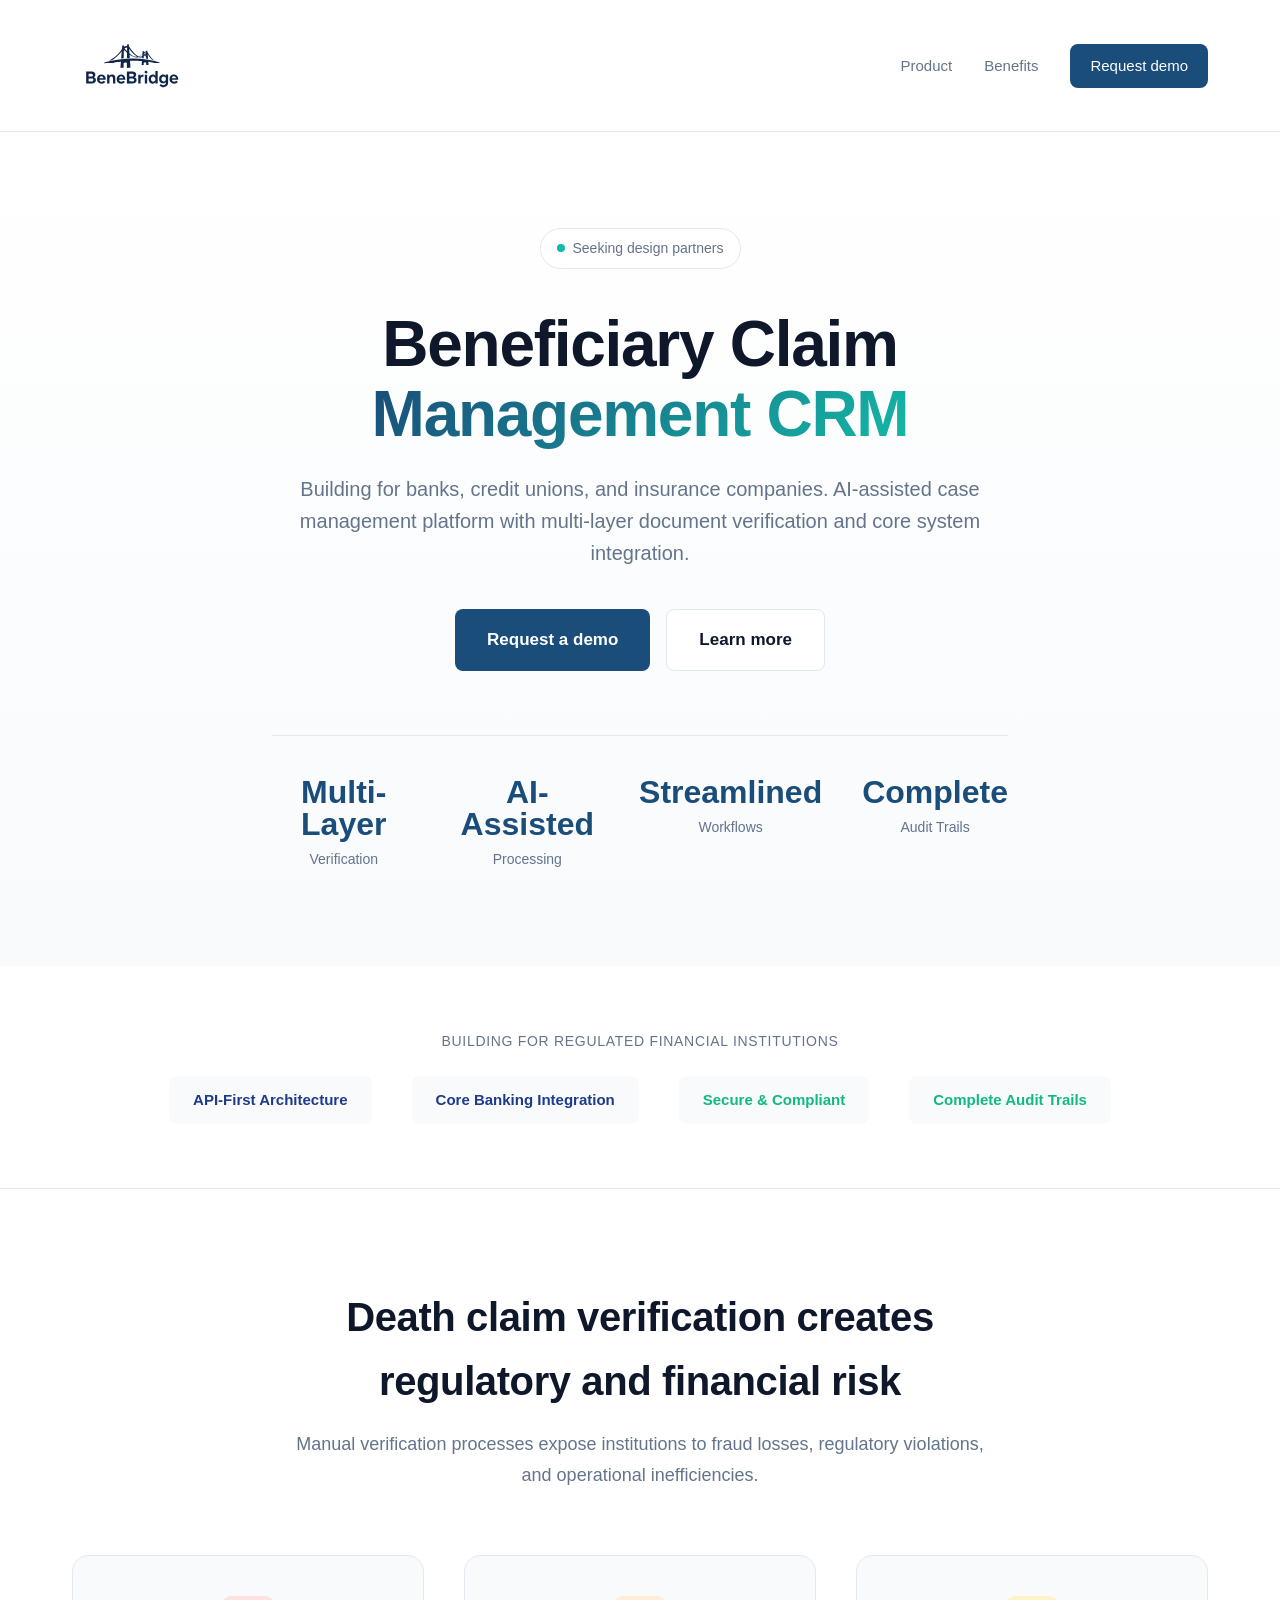
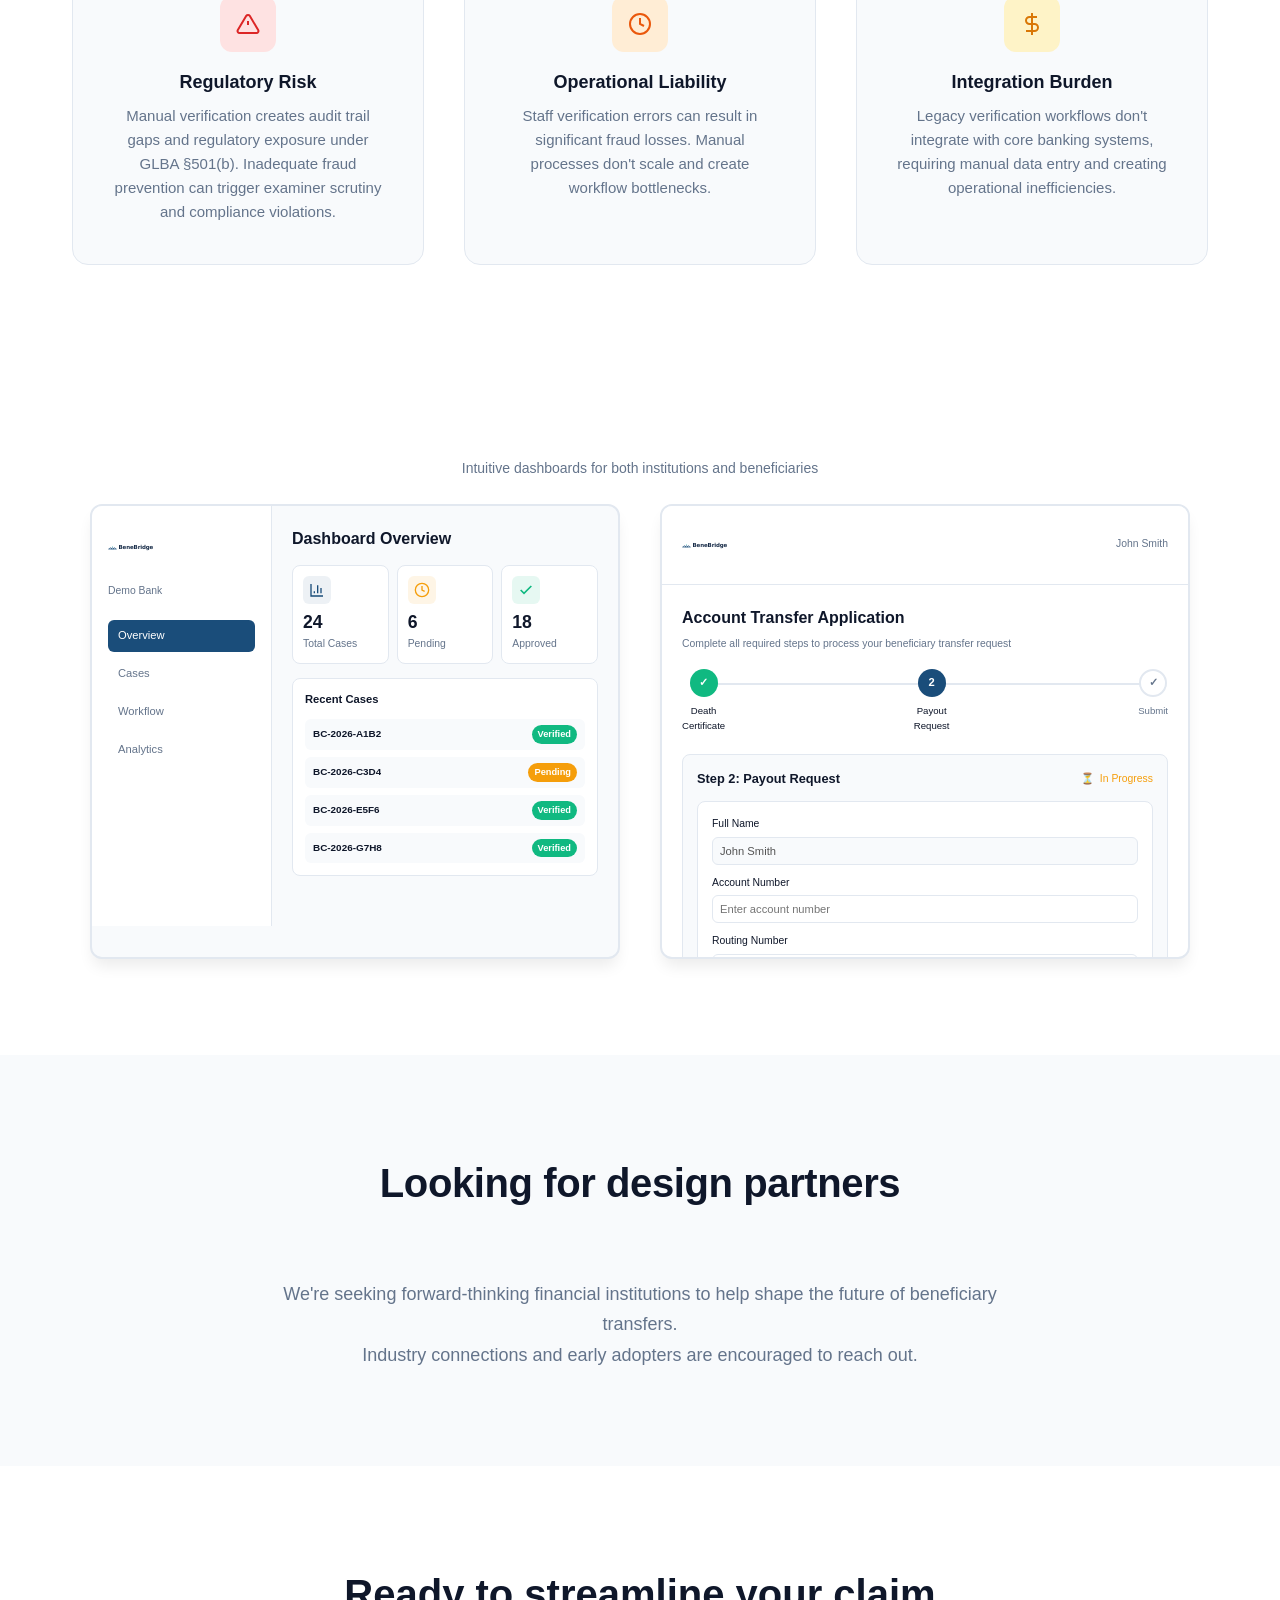
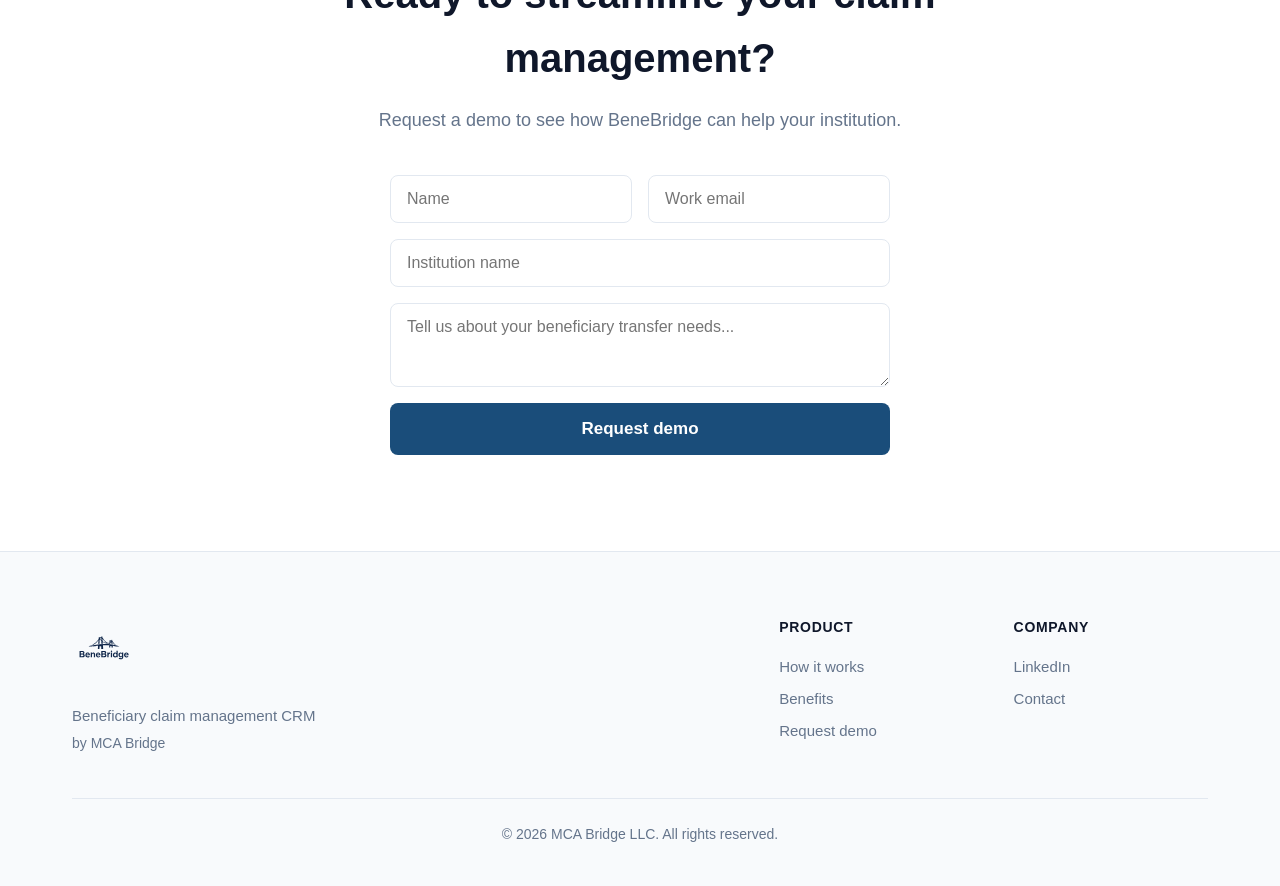
<file: index.html>
<!DOCTYPE html>
<html lang="en">
<head>
    <meta charset="UTF-8">
    <meta name="viewport" content="width=device-width, initial-scale=1.0">
    <meta name="description" content="BeneBridge is a beneficiary claim management CRM for financial institutions. AI-assisted case management with multi-layer document verification and core system integration.">
    <title>BeneBridge - Beneficiary Claim Management CRM</title>
    <link rel="stylesheet" href="style.css">
    <link rel="icon" type="image/svg+xml" href="benebridge-logo.svg">
</head>
<body>
    <!-- Modern Navigation -->
    <nav class="nav">
        <div class="nav-container">
            <a href="/" class="nav-logo">
                <img src="benebridge-full-logo.svg" alt="BeneBridge" height="120">
            </a>
            <div class="nav-links">
                <a href="#product">Product</a>
                <a href="#benefits">Benefits</a>
                <a href="#contact" class="nav-cta">Request demo</a>
            </div>
        </div>
    </nav>

    <!-- Hero Section -->
    <section class="hero">
        <div class="container-narrow">
            <div class="hero-badge">
                <span class="badge-dot"></span>
                Seeking design partners
            </div>
            <h1 class="hero-headline">
                Beneficiary Claim <span class="gradient-text">Management CRM</span>
            </h1>
            <p class="hero-subheadline">
                Building for banks, credit unions, and insurance companies. AI-assisted case management platform with multi-layer document verification and core system integration.
            </p>
            <div class="hero-cta">
                <a href="#contact" class="btn btn-primary btn-large">Request a demo</a>
                <a href="#product" class="btn btn-secondary btn-large">Learn more</a>
            </div>

            <!-- Inline stats -->
            <div class="hero-stats">
                <div class="stat-item">
                    <div class="stat-value">Multi-Layer</div>
                    <div class="stat-label">Verification</div>
                </div>
                <div class="stat-item">
                    <div class="stat-value">AI-Assisted</div>
                    <div class="stat-label">Processing</div>
                </div>
                <div class="stat-item">
                    <div class="stat-value">Streamlined</div>
                    <div class="stat-label">Workflows</div>
                </div>
                <div class="stat-item">
                    <div class="stat-value">Complete</div>
                    <div class="stat-label">Audit Trails</div>
                </div>
            </div>
        </div>
    </section>

    <!-- Social Proof / Logos -->
    <section class="social-proof">
        <div class="container">
            <p class="social-proof-label">Building for regulated financial institutions</p>
            <div class="logo-grid">
                <div class="partner-logo" style="font-weight: 600; color: #1e3a8a;">API-First Architecture</div>
                <div class="partner-logo" style="font-weight: 600; color: #1e3a8a;">Core Banking Integration</div>
                <div class="partner-logo" style="font-weight: 600; color: #10b981;">Secure & Compliant</div>
                <div class="partner-logo" style="font-weight: 600; color: #10b981;">Complete Audit Trails</div>
            </div>
        </div>
    </section>

    <!-- Product Section -->
    <section id="product" class="section-product">
        <div class="container">
            <div class="section-header">
                <h2 class="section-title">Death claim verification creates regulatory and financial risk</h2>
                <p class="section-subtitle">
                    Manual verification processes expose institutions to fraud losses, regulatory violations, and operational inefficiencies.
                </p>
            </div>

            <div class="feature-grid-modern">
                <div class="feature-modern">
                    <div class="icon-container icon-red">
                        <svg width="24" height="24" viewBox="0 0 24 24" fill="none" stroke="currentColor" stroke-width="2"><path d="M10.29 3.86L1.82 18a2 2 0 001.71 3h16.94a2 2 0 001.71-3L13.71 3.86a2 2 0 00-3.42 0z"/><line x1="12" y1="9" x2="12" y2="13"/><line x1="12" y1="17" x2="12.01" y2="17"/></svg>
                    </div>
                    <h3>Regulatory Risk</h3>
                    <p>Manual verification creates audit trail gaps and regulatory exposure under GLBA §501(b). Inadequate fraud prevention can trigger examiner scrutiny and compliance violations.</p>
                </div>
                <div class="feature-modern">
                    <div class="icon-container icon-orange">
                        <svg width="24" height="24" viewBox="0 0 24 24" fill="none" stroke="currentColor" stroke-width="2"><circle cx="12" cy="12" r="10"/><polyline points="12 6 12 12 16 14"/></svg>
                    </div>
                    <h3>Operational Liability</h3>
                    <p>Staff verification errors can result in significant fraud losses. Manual processes don't scale and create workflow bottlenecks.</p>
                </div>
                <div class="feature-modern">
                    <div class="icon-container icon-yellow">
                        <svg width="24" height="24" viewBox="0 0 24 24" fill="none" stroke="currentColor" stroke-width="2"><line x1="12" y1="1" x2="12" y2="23"/><path d="M17 5H9.5a3.5 3.5 0 000 7h5a3.5 3.5 0 010 7H6"/></svg>
                    </div>
                    <h3>Integration Burden</h3>
                    <p>Legacy verification workflows don't integrate with core banking systems, requiring manual data entry and creating operational inefficiencies.</p>
                </div>
            </div>
        </div>
    </section>





    <!-- Dashboard Preview Section -->
    <section style="background: white; padding: var(--space-2xl) 0;">
        <div class="container">
            <p style="text-align: center; color: var(--color-text-secondary); font-size: 0.875rem; margin-bottom: 24px;">Intuitive dashboards for both institutions and beneficiaries</p>
                <div style="display: grid; grid-template-columns: 1fr 1fr; gap: 40px; max-width: 1100px; margin: 0 auto;" class="dashboard-preview-grid">

                    <!-- Institution Dashboard Preview -->
                    <div style="background: #f8fafc; border: 2px solid var(--color-border); border-radius: 12px; overflow: hidden; box-shadow: var(--shadow-lg);">
                        <!-- Sidebar -->
                        <div style="display: flex; height: 420px;">
                            <div style="width: 180px; background: white; border-right: 1px solid var(--color-border); padding: 16px; display: flex; flex-direction: column;">
                                <div style="margin-bottom: 20px;">
                                    <img src="benebridge-logo.svg" alt="Logo" style="width: 50px; height: 50px; margin-bottom: 4px;">
                                    <div style="font-size: 0.65rem; color: #64748b;">Demo Bank</div>
                                </div>
                                <div style="flex: 1; display: flex; flex-direction: column; gap: 6px;">
                                    <div style="padding: 7px 10px; background: #1a4d7a; color: white; border-radius: 6px; font-size: 0.7rem; font-weight: 500;">Overview</div>
                                    <div style="padding: 7px 10px; color: #64748b; font-size: 0.7rem;">Cases</div>
                                    <div style="padding: 7px 10px; color: #64748b; font-size: 0.7rem;">Workflow</div>
                                    <div style="padding: 7px 10px; color: #64748b; font-size: 0.7rem;">Analytics</div>
                                </div>
                            </div>

                            <!-- Main Content -->
                            <div style="flex: 1; padding: 20px; overflow: hidden;">
                                <h4 style="font-size: 1rem; font-weight: 700; color: var(--color-text); margin-bottom: 14px;">Dashboard Overview</h4>

                                <!-- Stats Grid -->
                                <div style="display: grid; grid-template-columns: 1fr 1fr 1fr; gap: 8px; margin-bottom: 14px;">
                                    <div style="background: white; padding: 10px; border-radius: 8px; border: 1px solid var(--color-border);">
                                        <div style="display: flex; align-items: center; gap: 6px; margin-bottom: 4px;">
                                            <div style="width: 28px; height: 28px; background: rgba(26, 77, 122, 0.08); border-radius: 6px; display: flex; align-items: center; justify-content: center;">
                                                <svg width="16" height="16" viewBox="0 0 24 24" fill="none" stroke="#1a4d7a" stroke-width="2">
                                                    <path d="M3 3v18h18"/><path d="M18 17V9"/><path d="M13 17V5"/><path d="M8 17v-3"/>
                                                </svg>
                                            </div>
                                        </div>
                                        <div style="font-size: 1.1rem; font-weight: 700; color: var(--color-text);">24</div>
                                        <div style="font-size: 0.65rem; color: var(--color-text-secondary);">Total Cases</div>
                                    </div>
                                    <div style="background: white; padding: 10px; border-radius: 8px; border: 1px solid var(--color-border);">
                                        <div style="display: flex; align-items: center; gap: 6px; margin-bottom: 4px;">
                                            <div style="width: 28px; height: 28px; background: rgba(245, 158, 11, 0.1); border-radius: 6px; display: flex; align-items: center; justify-content: center;">
                                                <svg width="16" height="16" viewBox="0 0 24 24" fill="none" stroke="#f59e0b" stroke-width="2">
                                                    <circle cx="12" cy="12" r="10"/><polyline points="12 6 12 12 16 14"/>
                                                </svg>
                                            </div>
                                        </div>
                                        <div style="font-size: 1.1rem; font-weight: 700; color: var(--color-text);">6</div>
                                        <div style="font-size: 0.65rem; color: var(--color-text-secondary);">Pending</div>
                                    </div>
                                    <div style="background: white; padding: 10px; border-radius: 8px; border: 1px solid var(--color-border);">
                                        <div style="display: flex; align-items: center; gap: 6px; margin-bottom: 4px;">
                                            <div style="width: 28px; height: 28px; background: rgba(16, 185, 129, 0.1); border-radius: 6px; display: flex; align-items: center; justify-content: center;">
                                                <svg width="16" height="16" viewBox="0 0 24 24" fill="none" stroke="#10b981" stroke-width="2.5">
                                                    <polyline points="20 6 9 17 4 12"/>
                                                </svg>
                                            </div>
                                        </div>
                                        <div style="font-size: 1.1rem; font-weight: 700; color: var(--color-text);">18</div>
                                        <div style="font-size: 0.65rem; color: var(--color-text-secondary);">Approved</div>
                                    </div>
                                </div>

                                <!-- Case List -->
                                <div style="background: white; border: 1px solid var(--color-border); border-radius: 8px; padding: 12px;">
                                    <div style="font-size: 0.7rem; font-weight: 600; color: var(--color-text); margin-bottom: 10px;">Recent Cases</div>
                                    <div style="display: flex; flex-direction: column; gap: 7px;">
                                        <div style="padding: 6px 8px; background: var(--color-bg-secondary); border-radius: 6px; display: flex; justify-content: space-between; align-items: center; gap: 8px;">
                                            <div style="font-size: 0.62rem; font-weight: 600; color: var(--color-text); white-space: nowrap; overflow: hidden; text-overflow: ellipsis; flex-shrink: 1;">BC-2026-A1B2</div>
                                            <div style="background: #10b981; color: white; padding: 2px 6px; border-radius: 10px; font-size: 0.58rem; font-weight: 600; white-space: nowrap; flex-shrink: 0;">Verified</div>
                                        </div>
                                        <div style="padding: 6px 8px; background: var(--color-bg-secondary); border-radius: 6px; display: flex; justify-content: space-between; align-items: center; gap: 8px;">
                                            <div style="font-size: 0.62rem; font-weight: 600; color: var(--color-text); white-space: nowrap; overflow: hidden; text-overflow: ellipsis; flex-shrink: 1;">BC-2026-C3D4</div>
                                            <div style="background: #f59e0b; color: white; padding: 2px 6px; border-radius: 10px; font-size: 0.58rem; font-weight: 600; white-space: nowrap; flex-shrink: 0;">Pending</div>
                                        </div>
                                        <div style="padding: 6px 8px; background: var(--color-bg-secondary); border-radius: 6px; display: flex; justify-content: space-between; align-items: center; gap: 8px;">
                                            <div style="font-size: 0.62rem; font-weight: 600; color: var(--color-text); white-space: nowrap; overflow: hidden; text-overflow: ellipsis; flex-shrink: 1;">BC-2026-E5F6</div>
                                            <div style="background: #10b981; color: white; padding: 2px 6px; border-radius: 10px; font-size: 0.58rem; font-weight: 600; white-space: nowrap; flex-shrink: 0;">Verified</div>
                                        </div>
                                        <div style="padding: 6px 8px; background: var(--color-bg-secondary); border-radius: 6px; display: flex; justify-content: space-between; align-items: center; gap: 8px;">
                                            <div style="font-size: 0.62rem; font-weight: 600; color: var(--color-text); white-space: nowrap; overflow: hidden; text-overflow: ellipsis; flex-shrink: 1;">BC-2026-G7H8</div>
                                            <div style="background: #10b981; color: white; padding: 2px 6px; border-radius: 10px; font-size: 0.58rem; font-weight: 600; white-space: nowrap; flex-shrink: 0;">Verified</div>
                                        </div>
                                    </div>
                                </div>
                            </div>
                        </div>
                    </div>

                    <!-- Beneficiary Portal Preview -->
                    <div style="background: white; border: 2px solid var(--color-border); border-radius: 12px; overflow: hidden; box-shadow: var(--shadow-lg);">
                        <!-- Header -->
                        <div style="background: white; border-bottom: 1px solid var(--color-border); padding: 14px 20px; display: flex; justify-content: space-between; align-items: center;">
                            <img src="benebridge-logo.svg" alt="Logo" style="width: 50px; height: 50px;">
                            <div style="font-size: 0.65rem; color: var(--color-text-secondary);">John Smith</div>
                        </div>

                        <!-- Main Content -->
                        <div style="padding: 20px; height: 372px; overflow: hidden;">
                            <h4 style="font-size: 1rem; font-weight: 700; color: var(--color-text); margin-bottom: 6px;">Account Transfer Application</h4>
                            <p style="font-size: 0.65rem; color: var(--color-text-secondary); margin-bottom: 16px;">Complete all required steps to process your beneficiary transfer request</p>

                            <!-- Progress Steps -->
                            <div style="display: flex; justify-content: space-between; margin-bottom: 20px; position: relative;">
                                <div style="position: absolute; top: 14px; left: 16px; right: 16px; height: 2px; background: var(--color-border); z-index: 0;"></div>
                                <div style="display: flex; flex-direction: column; align-items: center; position: relative; z-index: 1;">
                                    <div style="width: 28px; height: 28px; background: #10b981; border-radius: 50%; display: flex; align-items: center; justify-content: center; color: white; font-size: 0.7rem; font-weight: 600; margin-bottom: 6px;">✓</div>
                                    <div style="font-size: 0.6rem; color: var(--color-text); text-align: center; font-weight: 500;">Death<br>Certificate</div>
                                </div>
                                <div style="display: flex; flex-direction: column; align-items: center; position: relative; z-index: 1;">
                                    <div style="width: 28px; height: 28px; background: #1a4d7a; border-radius: 50%; display: flex; align-items: center; justify-content: center; color: white; font-size: 0.7rem; font-weight: 600; margin-bottom: 6px;">2</div>
                                    <div style="font-size: 0.6rem; color: var(--color-text); text-align: center; font-weight: 500;">Payout<br>Request</div>
                                </div>
                                <div style="display: flex; flex-direction: column; align-items: center; position: relative; z-index: 1;">
                                    <div style="width: 28px; height: 28px; background: white; border: 2px solid var(--color-border); border-radius: 50%; display: flex; align-items: center; justify-content: center; color: var(--color-text-secondary); font-size: 0.7rem; font-weight: 600; margin-bottom: 6px;">✓</div>
                                    <div style="font-size: 0.6rem; color: var(--color-text-secondary); text-align: center;">Submit</div>
                                </div>
                            </div>

                            <!-- Form Section -->
                            <div style="background: var(--color-bg-secondary); border: 1px solid var(--color-border); border-radius: 8px; padding: 14px;">
                                <div style="display: flex; justify-content: space-between; align-items: center; margin-bottom: 12px;">
                                    <div style="font-size: 0.8rem; font-weight: 600; color: var(--color-text);">Step 2: Payout Request</div>
                                    <div style="display: flex; align-items: center; gap: 6px; color: #f59e0b; font-size: 0.65rem;">
                                        <span>⏳</span>
                                        <span>In Progress</span>
                                    </div>
                                </div>

                                <!-- Form Fields -->
                                <div style="background: white; border: 1px solid var(--color-border); border-radius: 8px; padding: 14px;">
                                    <div style="margin-bottom: 10px;">
                                        <label style="display: block; font-size: 0.65rem; font-weight: 500; color: var(--color-text); margin-bottom: 4px;">Full Name</label>
                                        <input type="text" value="John Smith" style="width: 100%; padding: 7px; border: 1px solid var(--color-border); border-radius: 6px; font-size: 0.7rem; background: var(--color-bg-secondary);" disabled>
                                    </div>
                                    <div style="margin-bottom: 10px;">
                                        <label style="display: block; font-size: 0.65rem; font-weight: 500; color: var(--color-text); margin-bottom: 4px;">Account Number</label>
                                        <input type="text" placeholder="Enter account number" style="width: 100%; padding: 7px; border: 1px solid var(--color-border); border-radius: 6px; font-size: 0.7rem;">
                                    </div>
                                    <div style="margin-bottom: 10px;">
                                        <label style="display: block; font-size: 0.65rem; font-weight: 500; color: var(--color-text); margin-bottom: 4px;">Routing Number</label>
                                        <input type="text" placeholder="Enter routing number" style="width: 100%; padding: 7px; border: 1px solid var(--color-border); border-radius: 6px; font-size: 0.7rem;">
                                    </div>
                                    <button style="width: 100%; background: #1a4d7a; color: white; border: none; padding: 8px; border-radius: 6px; font-size: 0.7rem; font-weight: 600; margin-top: 6px;">Continue</button>
                                </div>
                            </div>
                        </div>
                    </div>
                </div>
            </div>
        </div>
    </section>


    <!-- Design Partners Section -->
    <section class="section-partners">
        <div class="container-narrow">
            <h2 class="section-title-center">Looking for design partners</h2>
            <p class="section-subtitle-center">
                We're seeking forward-thinking financial institutions to help shape the future of beneficiary transfers.<br>
                Industry connections and early adopters are encouraged to reach out.
            </p>
        </div>
    </section>

    <!-- CTA Section -->
    <section id="contact" class="section-cta">
        <div class="container-narrow">
            <div class="cta-content">
                <h2>Ready to streamline your claim management?</h2>
                <p>Request a demo to see how BeneBridge can help your institution.</p>
                <form class="contact-form-modern" id="contactForm" name="contact" netlify netlify-honeypot="bot-field" action="/success" method="POST">
                    <input type="hidden" name="form-name" value="contact">
                    <input type="hidden" name="email-to" value="demo@benebridge.io">
                    <p style="display: none;">
                        <label>Don't fill this out if you're human: <input name="bot-field" /></label>
                    </p>
                    <div class="form-grid">
                        <input type="text" name="name" placeholder="Name" required>
                        <input type="email" name="email" placeholder="Work email" required>
                    </div>
                    <input type="text" name="institution" placeholder="Institution name" required>
                    <textarea name="message" placeholder="Tell us about your beneficiary transfer needs..." rows="3"></textarea>
                    <button type="submit" class="btn btn-primary btn-large btn-full">Request demo</button>
                </form>
                <div id="formSuccess" class="form-success" style="display: none;">
                    ✓ Thank you! We'll be in touch soon.
                </div>
            </div>
        </div>
    </section>

    <!-- Footer -->
    <footer class="footer-modern">
        <div class="container">
            <div class="footer-grid">
                <div class="footer-brand">
                    <img src="benebridge-full-logo.svg" alt="BeneBridge" height="64">
                    <p>Beneficiary claim management CRM</p>
                    <p class="footer-company">by MCA Bridge</p>
                </div>
                <div class="footer-links-group">
                    <div class="footer-column">
                        <h4>Product</h4>
                        <a href="#product">How it works</a>
                        <a href="#benefits">Benefits</a>
                        <a href="#contact">Request demo</a>
                    </div>
                    <div class="footer-column">
                        <h4>Company</h4>
                        <a href="https://www.linkedin.com/company/benebridge" target="_blank">LinkedIn</a>
                        <a href="mailto:contact@benebridge.io">Contact</a>
                    </div>
                </div>
            </div>
            <div class="footer-bottom">
                <p>&copy; 2026 MCA Bridge LLC. All rights reserved.</p>
            </div>
        </div>
    </footer>

    <script src="script.js"></script>
</body>
</html>
</file>
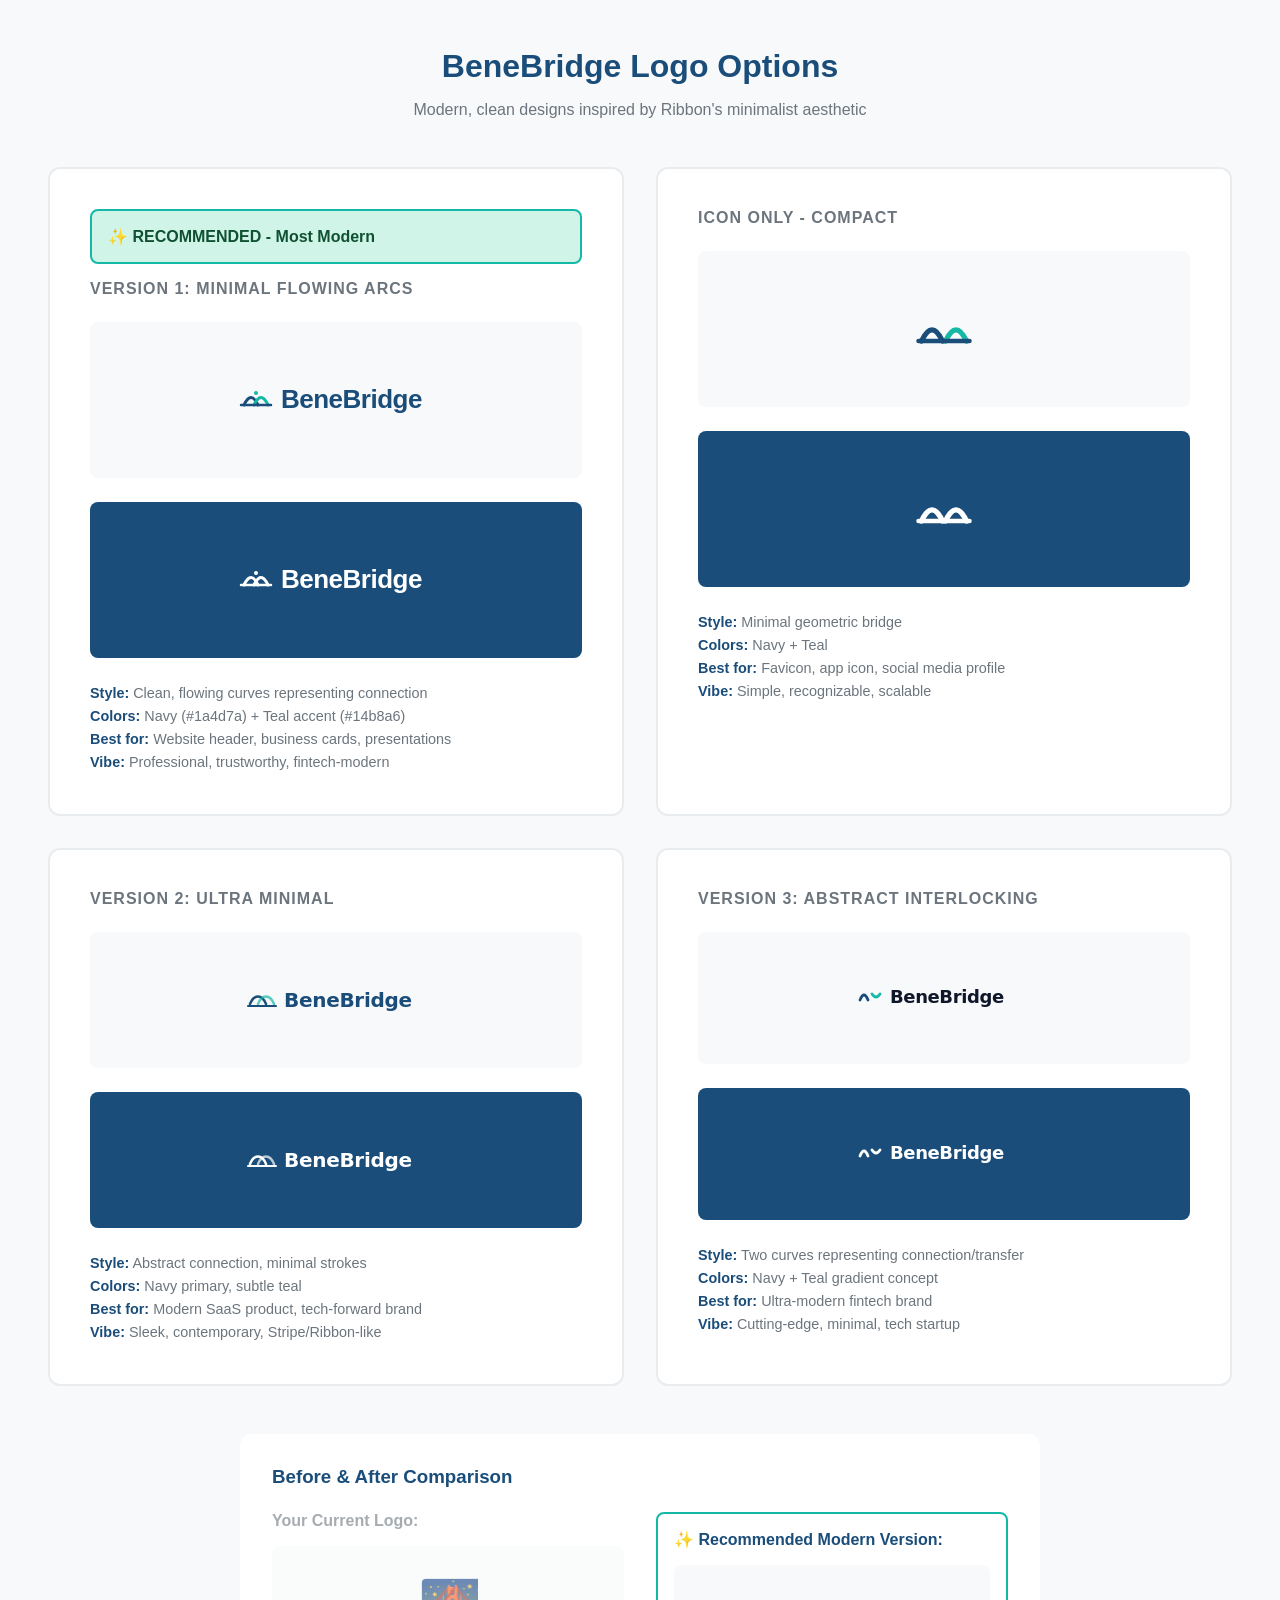
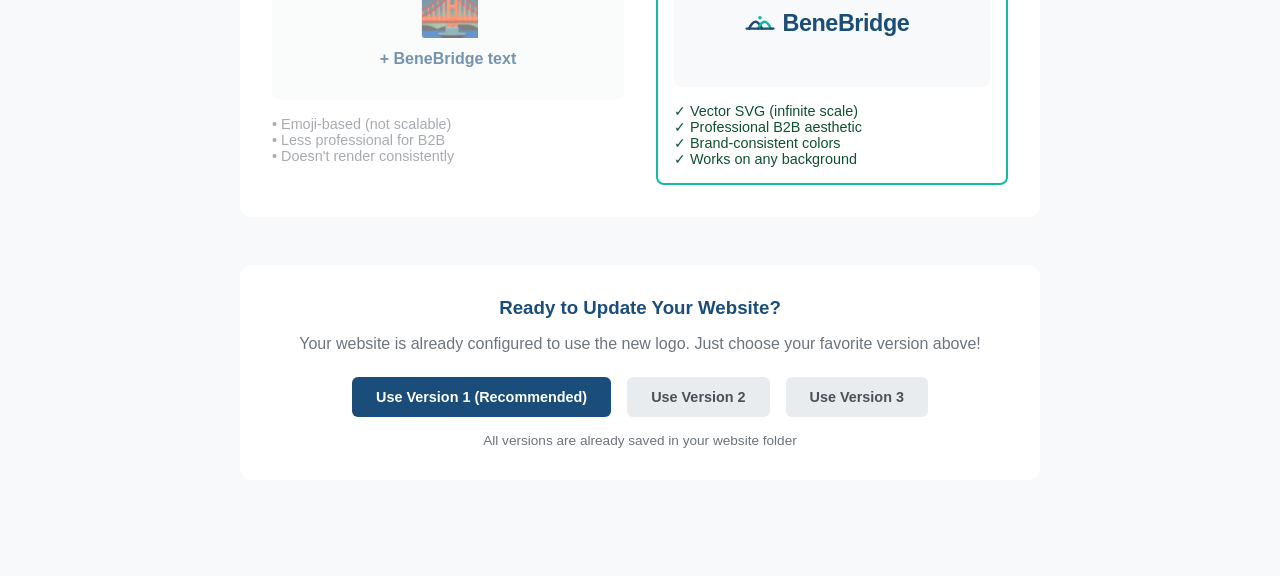
<file: logo-showcase.html>
<!DOCTYPE html>
<html lang="en">
<head>
    <meta charset="UTF-8">
    <meta name="viewport" content="width=device-width, initial-scale=1.0">
    <title>BeneBridge Logo Options - Modern & Clean</title>
    <style>
        * {
            margin: 0;
            padding: 0;
            box-sizing: border-box;
        }

        body {
            font-family: -apple-system, BlinkMacSystemFont, 'Segoe UI', Roboto, sans-serif;
            background: #f8f9fa;
            padding: 3rem;
        }

        h1 {
            text-align: center;
            color: #1a4d7a;
            margin-bottom: 1rem;
        }

        .subtitle {
            text-align: center;
            color: #6c757d;
            margin-bottom: 3rem;
        }

        .grid {
            display: grid;
            grid-template-columns: repeat(auto-fit, minmax(400px, 1fr));
            gap: 2rem;
            max-width: 1200px;
            margin: 0 auto;
        }

        .logo-card {
            background: white;
            padding: 2.5rem;
            border-radius: 12px;
            border: 2px solid #e9ecef;
            transition: all 0.3s ease;
        }

        .logo-card:hover {
            border-color: #1a4d7a;
            box-shadow: 0 10px 30px rgba(26, 77, 122, 0.15);
            transform: translateY(-5px);
        }

        .logo-card h2 {
            font-size: 1rem;
            color: #6c757d;
            margin-bottom: 0.5rem;
            text-transform: uppercase;
            letter-spacing: 1px;
            font-weight: 600;
        }

        .logo-display {
            background: #f8f9fa;
            padding: 3rem;
            border-radius: 8px;
            margin: 1.5rem 0;
            display: flex;
            align-items: center;
            justify-content: center;
            min-height: 120px;
        }

        .logo-display img {
            max-width: 100%;
            height: auto;
        }

        .logo-info {
            color: #6c757d;
            font-size: 0.9rem;
            line-height: 1.6;
        }

        .logo-info strong {
            color: #1a4d7a;
        }

        .dark-bg {
            background: #1a4d7a;
        }

        .btn-group {
            display: flex;
            gap: 1rem;
            margin-top: 1rem;
        }

        .btn {
            padding: 0.75rem 1.5rem;
            border-radius: 6px;
            font-weight: 600;
            text-decoration: none;
            font-size: 0.9rem;
            text-align: center;
            transition: all 0.2s;
            cursor: pointer;
            border: none;
        }

        .btn-primary {
            background: #1a4d7a;
            color: white;
        }

        .btn-primary:hover {
            background: #0f2f4d;
        }

        .btn-secondary {
            background: #e9ecef;
            color: #495057;
        }

        .btn-secondary:hover {
            background: #dee2e6;
        }

        .recommendation {
            background: #d1f4e8;
            border: 2px solid #14b8a6;
            padding: 1rem;
            border-radius: 8px;
            margin-bottom: 1rem;
        }

        .recommendation p {
            color: #0f5132;
            font-weight: 600;
            margin: 0;
        }

        .comparison {
            margin-top: 3rem;
            padding: 2rem;
            background: white;
            border-radius: 12px;
            max-width: 800px;
            margin-left: auto;
            margin-right: auto;
        }

        .comparison h3 {
            color: #1a4d7a;
            margin-bottom: 1.5rem;
        }

        .comparison-grid {
            display: grid;
            grid-template-columns: 1fr 1fr;
            gap: 2rem;
        }

        .old-logo {
            opacity: 0.6;
        }

        .new-logo {
            border: 2px solid #14b8a6;
            padding: 1rem;
            border-radius: 8px;
        }
    </style>
</head>
<body>
    <h1>BeneBridge Logo Options</h1>
    <p class="subtitle">Modern, clean designs inspired by Ribbon's minimalist aesthetic</p>

    <div class="grid">
        <!-- Version 1: Minimal Arcs -->
        <div class="logo-card">
            <div class="recommendation">
                <p>✨ RECOMMENDED - Most Modern</p>
            </div>
            <h2>Version 1: Minimal Flowing Arcs</h2>
            <div class="logo-display">
                <img src="logo.svg" alt="BeneBridge Logo V1">
            </div>
            <div class="logo-display dark-bg">
                <img src="logo.svg" alt="BeneBridge Logo V1 on dark" style="filter: brightness(0) invert(1);">
            </div>
            <div class="logo-info">
                <strong>Style:</strong> Clean, flowing curves representing connection<br>
                <strong>Colors:</strong> Navy (#1a4d7a) + Teal accent (#14b8a6)<br>
                <strong>Best for:</strong> Website header, business cards, presentations<br>
                <strong>Vibe:</strong> Professional, trustworthy, fintech-modern
            </div>
        </div>

        <!-- Version 2: Icon Only -->
        <div class="logo-card">
            <h2>Icon Only - Compact</h2>
            <div class="logo-display">
                <img src="logo-icon.svg" alt="BeneBridge Icon" style="width: 60px;">
            </div>
            <div class="logo-display dark-bg">
                <img src="logo-icon.svg" alt="BeneBridge Icon" style="width: 60px; filter: brightness(0) invert(1);">
            </div>
            <div class="logo-info">
                <strong>Style:</strong> Minimal geometric bridge<br>
                <strong>Colors:</strong> Navy + Teal<br>
                <strong>Best for:</strong> Favicon, app icon, social media profile<br>
                <strong>Vibe:</strong> Simple, recognizable, scalable
            </div>
        </div>

        <!-- Version 3: Ultra Minimal -->
        <div class="logo-card">
            <h2>Version 2: Ultra Minimal</h2>
            <div class="logo-display">
                <img src="logo-modern.svg" alt="BeneBridge Modern">
            </div>
            <div class="logo-display dark-bg">
                <img src="logo-modern.svg" alt="BeneBridge Modern" style="filter: brightness(0) invert(1);">
            </div>
            <div class="logo-info">
                <strong>Style:</strong> Abstract connection, minimal strokes<br>
                <strong>Colors:</strong> Navy primary, subtle teal<br>
                <strong>Best for:</strong> Modern SaaS product, tech-forward brand<br>
                <strong>Vibe:</strong> Sleek, contemporary, Stripe/Ribbon-like
            </div>
        </div>

        <!-- Version 4: Interlocking -->
        <div class="logo-card">
            <h2>Version 3: Abstract Interlocking</h2>
            <div class="logo-display">
                <img src="logo-v2.svg" alt="BeneBridge V2">
            </div>
            <div class="logo-display dark-bg">
                <img src="logo-v2.svg" alt="BeneBridge V2" style="filter: brightness(0) invert(1);">
            </div>
            <div class="logo-info">
                <strong>Style:</strong> Two curves representing connection/transfer<br>
                <strong>Colors:</strong> Navy + Teal gradient concept<br>
                <strong>Best for:</strong> Ultra-modern fintech brand<br>
                <strong>Vibe:</strong> Cutting-edge, minimal, tech startup
            </div>
        </div>
    </div>

    <div class="comparison">
        <h3>Before & After Comparison</h3>
        <div class="comparison-grid">
            <div class="old-logo">
                <p style="color: #6c757d; font-weight: 600; margin-bottom: 1rem;">Your Current Logo:</p>
                <div style="background: #f8f9fa; padding: 2rem; border-radius: 8px; text-align: center;">
                    <img src="data:image/svg+xml,%3Csvg xmlns='http://www.w3.org/2000/svg' viewBox='0 0 100 100'%3E%3Ctext y='.9em' font-size='90'%3E🌉%3C/text%3E%3C/svg%3E" style="width: 60px;">
                    <p style="margin-top: 0.5rem; font-weight: 600; color: #1a4d7a;">+ BeneBridge text</p>
                </div>
                <p style="margin-top: 1rem; font-size: 0.9rem; color: #6c757d;">
                    • Emoji-based (not scalable)<br>
                    • Less professional for B2B<br>
                    • Doesn't render consistently
                </p>
            </div>
            <div class="new-logo">
                <p style="color: #1a4d7a; font-weight: 600; margin-bottom: 1rem;">✨ Recommended Modern Version:</p>
                <div style="background: #f8f9fa; padding: 2rem; border-radius: 8px; text-align: center;">
                    <img src="logo.svg" alt="New Logo" style="width: 180px;">
                </div>
                <p style="margin-top: 1rem; font-size: 0.9rem; color: #0f5132;">
                    ✓ Vector SVG (infinite scale)<br>
                    ✓ Professional B2B aesthetic<br>
                    ✓ Brand-consistent colors<br>
                    ✓ Works on any background
                </p>
            </div>
        </div>
    </div>

    <div style="max-width: 800px; margin: 3rem auto; text-align: center; padding: 2rem; background: white; border-radius: 12px;">
        <h3 style="color: #1a4d7a; margin-bottom: 1rem;">Ready to Update Your Website?</h3>
        <p style="color: #6c757d; margin-bottom: 1.5rem;">
            Your website is already configured to use the new logo. Just choose your favorite version above!
        </p>
        <div class="btn-group" style="justify-content: center;">
            <button onclick="useLogo('logo.svg')" class="btn btn-primary">Use Version 1 (Recommended)</button>
            <button onclick="useLogo('logo-modern.svg')" class="btn btn-secondary">Use Version 2</button>
            <button onclick="useLogo('logo-v2.svg')" class="btn btn-secondary">Use Version 3</button>
        </div>
        <p style="margin-top: 1rem; font-size: 0.85rem; color: #6c757d;">
            All versions are already saved in your website folder
        </p>
    </div>

    <script>
        function useLogo(filename) {
            alert(`Great choice! To use ${filename}:\n\n1. Open index.html\n2. Find all <img> tags with logo.svg\n3. Replace with ${filename}\n\nOr I can do this automatically - just let me know!`);
        }
    </script>
</body>
</html>
</file>
<file: style.css>
/* ========================================
   MODERN RIBBON-STYLE DESIGN
   ======================================== */

/* CSS Reset & Base */
* {
    margin: 0;
    padding: 0;
    box-sizing: border-box;
}

:root {
    /* Colors - Clean & Modern */
    --color-primary: #1a4d7a;
    --color-primary-dark: #0f2f4d;
    --color-accent: #14b8a6;
    --color-accent-light: #5eead4;

    --color-text: #0f172a;
    --color-text-secondary: #64748b;
    --color-bg: #ffffff;
    --color-bg-secondary: #f8fafc;
    --color-border: #e2e8f0;

    /* Typography */
    --font-sans: -apple-system, BlinkMacSystemFont, 'Inter', 'Segoe UI', 'Helvetica Neue', sans-serif;
    --font-mono: 'SF Mono', Monaco, 'Cascadia Code', monospace;

    /* Spacing */
    --space-xs: 0.5rem;
    --space-sm: 1rem;
    --space-md: 1.5rem;
    --space-lg: 2.5rem;
    --space-xl: 4rem;
    --space-2xl: 6rem;

    /* Shadows - Subtle like Ribbon */
    --shadow-sm: 0 1px 2px 0 rgba(0, 0, 0, 0.05);
    --shadow-md: 0 4px 6px -1px rgba(0, 0, 0, 0.08);
    --shadow-lg: 0 10px 15px -3px rgba(0, 0, 0, 0.08);
    --shadow-xl: 0 20px 25px -5px rgba(0, 0, 0, 0.08);
}

html {
    scroll-behavior: smooth;
    -webkit-font-smoothing: antialiased;
    -moz-osx-font-smoothing: grayscale;
}

body {
    font-family: var(--font-sans);
    color: var(--color-text);
    background: var(--color-bg);
    line-height: 1.6;
    font-size: 16px;
}

/* ========================================
   NAVIGATION - Minimal & Clean
   ======================================== */
.nav {
    position: sticky;
    top: 0;
    background: rgba(255, 255, 255, 0.8);
    backdrop-filter: blur(12px);
    border-bottom: 1px solid var(--color-border);
    z-index: 1000;
    padding: 0.35rem 0;
}

.nav-container {
    max-width: 1200px;
    margin: 0 auto;
    padding: 0 2rem;
    display: flex;
    justify-content: space-between;
    align-items: center;
}

.nav-logo img {
    display: block;
}

.nav-links {
    display: flex;
    gap: 2rem;
    align-items: center;
}

.nav-links a {
    color: var(--color-text-secondary);
    text-decoration: none;
    font-size: 0.9375rem;
    font-weight: 500;
    transition: color 0.2s;
}

.nav-links a:hover {
    color: var(--color-text);
}

.nav-cta {
    background: var(--color-primary) !important;
    color: white !important;
    padding: 0.625rem 1.25rem;
    border-radius: 0.5rem;
    transition: all 0.2s;
}

.nav-cta:hover {
    background: var(--color-primary-dark) !important;
    transform: translateY(-1px);
}

/* ========================================
   HERO SECTION - Ribbon Style
   ======================================== */
.hero {
    padding: var(--space-2xl) 0;
    text-align: center;
    background: linear-gradient(180deg, #ffffff 0%, #f8fafc 100%);
}

.container-narrow {
    max-width: 800px;
    margin: 0 auto;
    padding: 0 2rem;
}

.hero-badge {
    display: inline-flex;
    align-items: center;
    gap: 0.5rem;
    background: white;
    border: 1px solid var(--color-border);
    padding: 0.5rem 1rem;
    border-radius: 2rem;
    font-size: 0.875rem;
    color: var(--color-text-secondary);
    margin-bottom: var(--space-lg);
}

.badge-dot {
    width: 8px;
    height: 8px;
    background: var(--color-accent);
    border-radius: 50%;
    animation: pulse 2s ease-in-out infinite;
}

@keyframes pulse {
    0%, 100% { opacity: 1; }
    50% { opacity: 0.5; }
}

.hero-headline {
    font-size: clamp(2.5rem, 5vw, 4rem);
    font-weight: 700;
    line-height: 1.1;
    letter-spacing: -0.02em;
    color: var(--color-text);
    margin-bottom: var(--space-md);
}

.gradient-text {
    background: linear-gradient(135deg, var(--color-primary) 0%, var(--color-accent) 100%);
    -webkit-background-clip: text;
    -webkit-text-fill-color: transparent;
    background-clip: text;
}

.hero-subheadline {
    font-size: 1.25rem;
    line-height: 1.6;
    color: var(--color-text-secondary);
    margin-bottom: var(--space-lg);
}

.hero-cta {
    display: flex;
    gap: 1rem;
    justify-content: center;
    margin-bottom: var(--space-xl);
}

.hero-stats {
    display: grid;
    grid-template-columns: repeat(4, 1fr);
    gap: var(--space-lg);
    max-width: 1000px;
    margin: 0 auto;
    padding-top: var(--space-lg);
    border-top: 1px solid var(--color-border);
}

@media (max-width: 768px) {
    .hero-stats {
        grid-template-columns: repeat(2, 1fr);
        gap: var(--space-md);
        max-width: 100%;
    }
}

.stat-item {
    text-align: center;
}

.stat-value {
    font-size: 2rem;
    font-weight: 700;
    color: var(--color-primary);
    line-height: 1;
}

.stat-label {
    font-size: 0.875rem;
    color: var(--color-text-secondary);
    margin-top: 0.5rem;
}

/* ========================================
   BUTTONS
   ======================================== */
.btn {
    display: inline-flex;
    align-items: center;
    justify-content: center;
    padding: 0.75rem 1.5rem;
    border-radius: 0.5rem;
    font-weight: 600;
    font-size: 1rem;
    text-decoration: none;
    border: none;
    cursor: pointer;
    transition: all 0.2s;
    white-space: nowrap;
}

.btn-large {
    padding: 1rem 2rem;
    font-size: 1.0625rem;
}

.btn-full {
    width: 100%;
}

.btn-primary {
    background: var(--color-primary);
    color: white;
}

.btn-primary:hover {
    background: var(--color-primary-dark);
    transform: translateY(-2px);
    box-shadow: var(--shadow-lg);
}

.btn-secondary {
    background: white;
    color: var(--color-text);
    border: 1px solid var(--color-border);
}

.btn-secondary:hover {
    border-color: var(--color-primary);
    box-shadow: var(--shadow-md);
}

/* ========================================
   SOCIAL PROOF
   ======================================== */
.social-proof {
    padding: var(--space-xl) 0;
    border-bottom: 1px solid var(--color-border);
    background: white;
}

.container {
    max-width: 1200px;
    margin: 0 auto;
    padding: 0 2rem;
}

.social-proof-label {
    text-align: center;
    font-size: 0.875rem;
    color: var(--color-text-secondary);
    margin-bottom: var(--space-md);
    text-transform: uppercase;
    letter-spacing: 0.05em;
}

.logo-grid {
    display: flex;
    justify-content: center;
    align-items: center;
    gap: var(--space-lg);
    flex-wrap: wrap;
}

.partner-logo {
    font-size: 0.9375rem;
    font-weight: 600;
    color: var(--color-text-secondary);
    padding: 0.75rem 1.5rem;
    background: var(--color-bg-secondary);
    border-radius: 0.5rem;
}

/* ========================================
   SECTIONS
   ======================================== */
.section-product {
    padding: var(--space-2xl) 0;
    background: white;
}

.section-header {
    text-align: center;
    max-width: 700px;
    margin: 0 auto var(--space-xl);
}

.section-title {
    font-size: 2.5rem;
    font-weight: 700;
    color: var(--color-text);
    margin-bottom: var(--space-sm);
    letter-spacing: -0.01em;
}

.section-title-center {
    font-size: 2.5rem;
    font-weight: 700;
    color: var(--color-text);
    text-align: center;
    margin-bottom: var(--space-xl);
    letter-spacing: -0.01em;
}

.section-subtitle {
    font-size: 1.125rem;
    color: var(--color-text-secondary);
    line-height: 1.7;
}

.feature-grid-modern {
    display: grid;
    grid-template-columns: repeat(auto-fit, minmax(280px, 1fr));
    gap: var(--space-lg);
}

.feature-modern {
    text-align: center;
    padding: var(--space-lg);
    background: var(--color-bg-secondary);
    border-radius: 1rem;
    border: 1px solid var(--color-border);
    transition: all 0.2s;
}

.feature-modern:hover {
    transform: translateY(-4px);
    box-shadow: var(--shadow-lg);
    border-color: var(--color-accent);
}

/* Icon Containers */
.icon-container {
    width: 56px;
    height: 56px;
    border-radius: 12px;
    display: flex;
    align-items: center;
    justify-content: center;
    margin: 0 auto var(--space-sm);
}

.icon-container-lg {
    width: 64px;
    height: 64px;
    border-radius: 14px;
    display: flex;
    align-items: center;
    justify-content: center;
    margin: 0 auto var(--space-sm);
}

.icon-red {
    background: #fee2e2;
    color: #dc2626;
}

.icon-orange {
    background: #ffedd5;
    color: #ea580c;
}

.icon-yellow {
    background: #fef3c7;
    color: #d97706;
}

.icon-blue {
    background: #dbeafe;
    color: #2563eb;
}

.icon-green {
    background: #d1fae5;
    color: #059669;
}

.icon-purple {
    background: #f3e8ff;
    color: #9333ea;
}

.icon-teal {
    background: #ccfbf1;
    color: #0d9488;
}

.feature-modern h3 {
    font-size: 1.125rem;
    font-weight: 600;
    color: var(--color-text);
    margin-bottom: var(--space-xs);
}

.feature-modern p {
    font-size: 0.9375rem;
    color: var(--color-text-secondary);
    line-height: 1.6;
}

/* ========================================
   SOLUTION SECTION
   ======================================== */
.section-solution {
    padding: var(--space-2xl) 0;
    background: var(--color-bg-secondary);
}

.solution-content {
    display: grid;
    grid-template-columns: 1fr 1fr;
    gap: var(--space-xl);
    align-items: center;
}

.solution-text h2 {
    font-size: 2.5rem;
    font-weight: 700;
    margin-bottom: var(--space-lg);
    color: var(--color-text);
}

.solution-features {
    display: flex;
    flex-direction: column;
    gap: var(--space-md);
}

.solution-feature {
    display: flex;
    gap: 1rem;
    align-items: flex-start;
}

.solution-feature svg {
    flex-shrink: 0;
    margin-top: 0.125rem;
}

.solution-feature strong {
    display: block;
    font-size: 1.0625rem;
    color: var(--color-text);
    margin-bottom: 0.25rem;
}

.solution-feature p {
    font-size: 0.9375rem;
    color: var(--color-text-secondary);
    line-height: 1.6;
}

/* Mockup Card */
.mockup-card {
    background: white;
    border-radius: 1rem;
    overflow: hidden;
    box-shadow: var(--shadow-xl);
    border: 1px solid var(--color-border);
}

.mockup-header {
    background: var(--color-bg-secondary);
    padding: 0.75rem 1rem;
    display: flex;
    gap: 0.5rem;
    border-bottom: 1px solid var(--color-border);
}

.mockup-dot {
    width: 12px;
    height: 12px;
    border-radius: 50%;
    background: var(--color-border);
}

.mockup-content {
    padding: var(--space-lg);
}

.verification-status {
    display: flex;
    align-items: center;
    gap: 1rem;
    margin-bottom: var(--space-md);
    padding-bottom: var(--space-md);
    border-bottom: 1px solid var(--color-border);
}

.status-icon {
    width: 48px;
    height: 48px;
    background: var(--color-accent);
    color: white;
    border-radius: 50%;
    display: flex;
    align-items: center;
    justify-content: center;
    font-size: 1.5rem;
    font-weight: 700;
}

.status-title {
    font-size: 1.125rem;
    font-weight: 600;
    color: var(--color-text);
}

.status-subtitle {
    font-size: 0.875rem;
    color: var(--color-text-secondary);
}

.verification-details {
    display: flex;
    flex-direction: column;
    gap: 0.75rem;
}

.detail-row {
    display: flex;
    justify-content: space-between;
    padding: 0.5rem 0;
    font-size: 0.9375rem;
}

.detail-row span:first-child {
    color: var(--color-text-secondary);
}

.detail-value {
    font-weight: 600;
    color: var(--color-text);
}

.detail-value.highlight {
    color: var(--color-accent);
}

/* ========================================
   BENEFITS SECTION
   ======================================== */
.section-how {
    padding: var(--space-2xl) 0;
    background: white;
}

.benefits-grid {
    display: grid;
    grid-template-columns: repeat(auto-fit, minmax(250px, 1fr));
    gap: var(--space-lg);
    margin-top: var(--space-xl);
}

.benefits-grid-3col {
    display: grid;
    grid-template-columns: repeat(3, 1fr);
    gap: var(--space-lg);
    margin-top: var(--space-xl);
}

@media (max-width: 968px) {
    .benefits-grid-3col {
        grid-template-columns: 1fr;
    }
}

/* Mobile responsiveness for Transform section */
@media (max-width: 768px) {
    .benefits-two-col {
        grid-template-columns: 1fr !important;
        gap: 1.5rem !important;
    }
}

/* Mobile responsiveness for How it works section */
@media (max-width: 768px) {
    .workflow-grid {
        grid-template-columns: 1fr !important;
        gap: 1.25rem !important;
    }
}

/* Mobile responsiveness for Dashboard previews */
@media (max-width: 968px) {
    .dashboard-preview-grid {
        grid-template-columns: 1fr !important;
        gap: 2rem !important;
    }
}

.benefit-card {
    text-align: center;
    padding: var(--space-lg);
    background: var(--color-bg-secondary);
    border-radius: 1rem;
    border: 1px solid var(--color-border);
    transition: all 0.2s;
}

.benefit-card:hover {
    transform: translateY(-4px);
    box-shadow: var(--shadow-lg);
    border-color: var(--color-accent);
}


.benefit-card h3 {
    font-size: 1.125rem;
    font-weight: 600;
    color: var(--color-text);
    margin-bottom: var(--space-xs);
}

.benefit-card p {
    font-size: 0.9375rem;
    color: var(--color-text-secondary);
    line-height: 1.6;
}

/* ========================================
   HOW IT WORKS
   ======================================== */
.section-workflow {
    padding: var(--space-2xl) 0;
    background: var(--color-bg-secondary);
}

.workflow-modern {
    display: flex;
    align-items: center;
    justify-content: space-between;
    gap: var(--space-md);
}

.workflow-step-modern {
    flex: 1;
    text-align: center;
    padding: var(--space-lg);
}

.step-number-modern {
    width: 48px;
    height: 48px;
    background: var(--color-primary);
    color: white;
    border-radius: 50%;
    display: flex;
    align-items: center;
    justify-content: center;
    font-size: 1.25rem;
    font-weight: 700;
    margin: 0 auto var(--space-sm);
}

.workflow-step-modern h3 {
    font-size: 1.0625rem;
    font-weight: 600;
    margin-bottom: 0.5rem;
    color: var(--color-text);
}

.workflow-step-modern p {
    font-size: 0.9375rem;
    color: var(--color-text-secondary);
    line-height: 1.6;
}

.workflow-arrow-modern {
    font-size: 1.5rem;
    color: var(--color-border);
    flex-shrink: 0;
}

/* ========================================
   PRICING - Modern Cards
   ======================================== */
.section-pricing {
    padding: var(--space-2xl) 0;
    background: var(--color-bg-secondary);
}

.pricing-modern {
    display: grid;
    grid-template-columns: repeat(auto-fit, minmax(300px, 1fr));
    gap: var(--space-lg);
    max-width: 1000px;
    margin: 0 auto;
}

.price-card {
    background: white;
    border: 1px solid var(--color-border);
    border-radius: 1rem;
    padding: var(--space-lg);
    position: relative;
    transition: all 0.2s;
}

.price-card:hover {
    transform: translateY(-4px);
    box-shadow: var(--shadow-lg);
}

.price-card-featured {
    border-color: var(--color-primary);
    box-shadow: var(--shadow-md);
}

.price-badge {
    position: absolute;
    top: -12px;
    left: 50%;
    transform: translateX(-50%);
    background: var(--color-primary);
    color: white;
    padding: 0.375rem 1rem;
    border-radius: 2rem;
    font-size: 0.8125rem;
    font-weight: 600;
}

.price-header h3 {
    font-size: 1.25rem;
    font-weight: 600;
    color: var(--color-text);
    margin-bottom: 0.25rem;
}

.price-description {
    font-size: 0.9375rem;
    color: var(--color-text-secondary);
    margin-bottom: var(--space-md);
}

.price-amount {
    margin-bottom: var(--space-md);
    padding-bottom: var(--space-md);
    border-bottom: 1px solid var(--color-border);
}

.price-currency {
    font-size: 1.5rem;
    font-weight: 600;
    color: var(--color-text-secondary);
}

.price-number {
    font-size: 3rem;
    font-weight: 700;
    color: var(--color-text);
    line-height: 1;
}

.price-period {
    display: block;
    font-size: 0.875rem;
    color: var(--color-text-secondary);
    margin-top: 0.5rem;
}

.price-number-custom {
    font-size: 2rem;
    font-weight: 600;
    color: var(--color-text);
}

.price-features {
    list-style: none;
    display: flex;
    flex-direction: column;
    gap: 0.75rem;
}

.price-features li {
    font-size: 0.9375rem;
    color: var(--color-text-secondary);
    padding-left: 1.5rem;
    position: relative;
}

.price-features li::before {
    content: "✓";
    position: absolute;
    left: 0;
    color: var(--color-accent);
    font-weight: 700;
}

/* ========================================
   DESIGN PARTNERS SECTION
   ======================================== */
.section-partners {
    padding: var(--space-2xl) 0;
    background: var(--color-bg-secondary);
    text-align: center;
}

.section-subtitle-center {
    font-size: 1.125rem;
    color: var(--color-text-secondary);
    line-height: 1.7;
    margin-top: var(--space-md);
}

/* ========================================
   CTA SECTION
   ======================================== */
.section-cta {
    padding: var(--space-2xl) 0;
    background: white;
}

.cta-content {
    text-align: center;
}

.cta-content h2 {
    font-size: 2.5rem;
    font-weight: 700;
    margin-bottom: var(--space-sm);
    color: var(--color-text);
}

.cta-content > p {
    font-size: 1.125rem;
    color: var(--color-text-secondary);
    margin-bottom: var(--space-lg);
}

.contact-form-modern {
    max-width: 500px;
    margin: 0 auto;
    display: flex;
    flex-direction: column;
    gap: var(--space-sm);
}

.form-grid {
    display: grid;
    grid-template-columns: 1fr 1fr;
    gap: var(--space-sm);
}

.contact-form-modern input,
.contact-form-modern textarea {
    width: 100%;
    padding: 0.875rem 1rem;
    border: 1px solid var(--color-border);
    border-radius: 0.5rem;
    font-size: 1rem;
    font-family: var(--font-sans);
    transition: all 0.2s;
}

.contact-form-modern input:focus,
.contact-form-modern textarea:focus {
    outline: none;
    border-color: var(--color-primary);
    box-shadow: 0 0 0 3px rgba(26, 77, 122, 0.1);
}

.form-success {
    background: var(--color-accent);
    color: white;
    padding: var(--space-md);
    border-radius: 0.5rem;
    font-weight: 600;
    margin-top: var(--space-sm);
}

/* ========================================
   FOOTER
   ======================================== */
.footer-modern {
    background: var(--color-bg-secondary);
    padding: var(--space-xl) 0 var(--space-lg);
    border-top: 1px solid var(--color-border);
}

.footer-grid {
    display: grid;
    grid-template-columns: 1.5fr 1fr;
    gap: var(--space-xl);
    margin-bottom: var(--space-lg);
}

.footer-brand img {
    margin-bottom: var(--space-sm);
}

.footer-brand p {
    font-size: 0.9375rem;
    color: var(--color-text-secondary);
    margin-bottom: 0.25rem;
}

.footer-company {
    font-size: 0.875rem !important;
    color: var(--color-text-secondary) !important;
}

.footer-links-group {
    display: grid;
    grid-template-columns: 1fr 1fr;
    gap: var(--space-lg);
}

.footer-column h4 {
    font-size: 0.875rem;
    font-weight: 600;
    color: var(--color-text);
    margin-bottom: var(--space-sm);
    text-transform: uppercase;
    letter-spacing: 0.05em;
}

.footer-column a {
    display: block;
    font-size: 0.9375rem;
    color: var(--color-text-secondary);
    text-decoration: none;
    margin-bottom: 0.5rem;
    transition: color 0.2s;
}

.footer-column a:hover {
    color: var(--color-primary);
}

.footer-bottom {
    text-align: center;
    padding-top: var(--space-md);
    border-top: 1px solid var(--color-border);
}

.footer-bottom p {
    font-size: 0.875rem;
    color: var(--color-text-secondary);
}

/* ========================================
   RESPONSIVE
   ======================================== */

/* Tablet - Medium screens */
@media (max-width: 1024px) {
    .container {
        padding: 0 1.5rem;
    }

    .hero-stats {
        grid-template-columns: repeat(2, 1fr);
    }
}

/* Mobile - Small screens */
@media (max-width: 768px) {
    /* Navigation */
    .nav {
        padding: 0.75rem 0;
    }

    .nav-container {
        padding: 0 1rem;
    }

    .nav-logo img {
        height: 80px;
    }

    .nav-links {
        display: none;
    }

    /* Hero Section */
    .hero {
        padding: 3rem 0;
    }

    .hero-badge {
        font-size: 0.75rem;
        padding: 0.4rem 1rem;
    }

    .hero-headline {
        font-size: 2rem;
        line-height: 1.2;
    }

    .hero-subheadline {
        font-size: 1rem;
    }

    .hero-cta {
        flex-direction: column;
        gap: 0.75rem;
    }

    .btn-large {
        width: 100%;
        text-align: center;
        justify-content: center;
    }

    .hero-stats {
        grid-template-columns: 1fr 1fr;
        gap: 1rem;
    }

    .stat-value {
        font-size: 1.5rem;
    }

    .stat-label {
        font-size: 0.75rem;
    }

    /* Social Proof */
    .logo-grid {
        grid-template-columns: 1fr;
        gap: 0.75rem;
    }

    /* Feature Grid */
    .feature-grid-modern {
        grid-template-columns: 1fr;
    }

    /* Benefits Section */
    .benefits-two-col {
        grid-template-columns: 1fr !important;
    }

    /* Sections */
    .section-product,
    .section-how,
    .section-integration,
    .section-methodology,
    .section-workflow,
    .section-pricing,
    .section-partners,
    .section-cta {
        padding: 3rem 0;
    }

    .container {
        padding: 0 1rem;
    }

    .section-title {
        font-size: 1.75rem;
    }

    .section-subtitle {
        font-size: 1rem;
    }

    /* Dashboard Preview */
    .dashboard-preview-grid {
        grid-template-columns: 1fr !important;
    }

    /* Workflow */
    .workflow-grid {
        grid-template-columns: 1fr !important;
    }

    .workflow-modern {
        flex-direction: column;
    }

    .workflow-arrow-modern {
        transform: rotate(90deg);
    }

    /* Pricing */
    .pricing-modern {
        grid-template-columns: 1fr;
        gap: 1.5rem;
    }

    .price-card {
        max-width: 100%;
    }

    /* Form */
    .form-grid {
        grid-template-columns: 1fr;
    }

    .contact-form-modern input,
    .contact-form-modern textarea {
        font-size: 16px; /* Prevents iOS zoom */
    }

    /* Footer */
    .footer-grid {
        grid-template-columns: 1fr;
        gap: 2rem;
    }

    .footer-links-group {
        grid-template-columns: 1fr 1fr;
    }

    /* Hide on mobile */
    .hide-mobile {
        display: none;
    }
}

/* Extra Small Mobile */
@media (max-width: 480px) {
    .hero-headline {
        font-size: 1.75rem;
    }

    .hero-stats {
        grid-template-columns: 1fr;
    }

    .footer-links-group {
        grid-template-columns: 1fr;
    }

    .stat-value {
        font-size: 1.25rem;
    }
}
</file>
